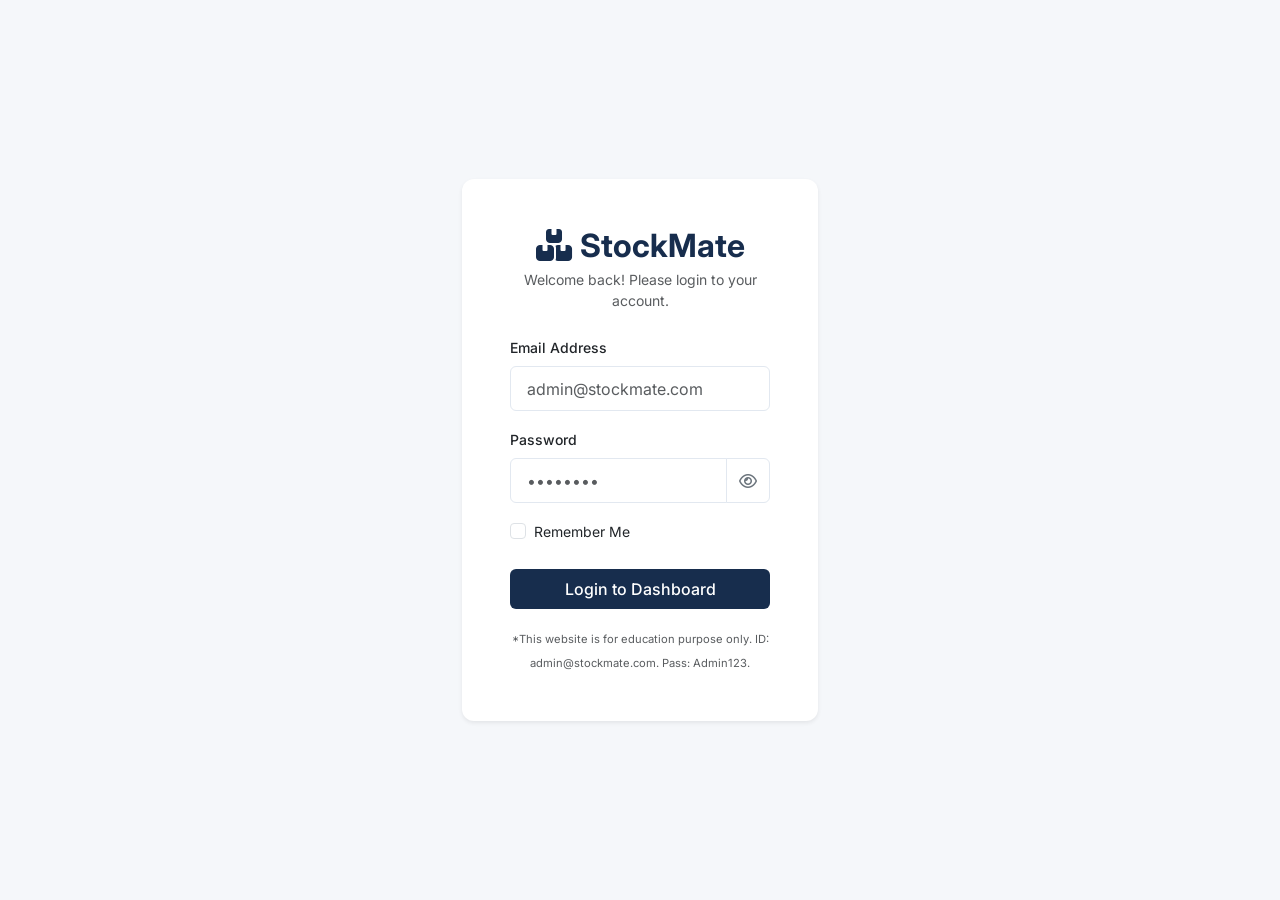
<file: index.html>
<!DOCTYPE html>
<html lang="en">
<head>
    <meta charset="UTF-8">
    <meta name="viewport" content="width=device-width, initial-scale=1.0">
    <title>StockMate - Login</title>
    
    <!-- Bootstrap 5 CSS -->
    <link href="https://cdn.jsdelivr.net/npm/bootstrap@5.3.0/dist/css/bootstrap.min.css" rel="stylesheet">
    <!-- FontAwesome for Icons -->
    <link rel="stylesheet" href="https://cdnjs.cloudflare.com/ajax/libs/font-awesome/6.4.0/css/all.min.css">
    <!-- Google Fonts: Inter -->
    <link href="https://fonts.googleapis.com/css2?family=Inter:wght@300;400;500;600;700&display=swap" rel="stylesheet">
    
    <!-- Custom CSS -->
    <link rel="stylesheet" href="css/style.css">
</head>
<body class="bg-light-grey d-flex align-items-center min-vh-100">

    <div class="container">
        <div class="row justify-content-center">
            <div class="col-md-5 col-lg-4">
                <div class="card login-card shadow-sm border-0">
                    <div class="card-body p-4 p-md-5">
                        <!-- Logo & Welcome -->
                        <div class="text-center mb-4">
                            <h2 class="text-navy fw-bold mb-1">
                                <i class="fa-solid fa-boxes-stacked me-2"></i>StockMate
                            </h2>
                            <p class="text-muted small">Welcome back! Please login to your account.</p>
                        </div>

                        <!-- Error Message Area (Hidden by default) -->
                        <div id="loginError" class="alert alert-danger d-none small" role="alert">
                            Invalid email or password.
                        </div>

                        <!-- Login Form -->
                        <form id="loginForm">
                            <div class="mb-3">
                                <label for="email" class="form-label small fw-medium">Email Address</label>
                                <input type="email" class="form-control" id="email" placeholder="admin@stockmate.com" required>
                            </div>
                            
                            <div class="mb-3">
                                <label for="password" class="form-label small fw-medium">Password</label>
                                <div class="input-group">
                                    <input type="password" class="form-control" id="password" placeholder="••••••••" required>
                                    <button class="btn btn-outline-secondary" type="button" id="togglePassword">
                                        <i class="fa-regular fa-eye"></i>
                                    </button>
                                </div>
                            </div>

                            <div class="d-flex justify-content-between align-items-center mb-4">
                                <div class="form-check">
                                    <input type="checkbox" class="form-check-input" id="rememberMe">
                                    <label class="form-check-label small" for="rememberMe">Remember Me</label>
                                </div>
                            </div>

                            <button type="submit" class="btn btn-navy w-100 py-2 fw-medium">Login to Dashboard</button>
                        </form>
                        
                        <div class="text-center mt-3">
                            <small class="text-muted" style="font-size: 0.7rem;">
                                *This website is for education purpose only. ID: admin@stockmate.com. Pass: Admin123.
                            </small>
                        </div>
                    </div>
                </div>
            </div>
        </div>
    </div>

    <!-- Bootstrap Bundle with Popper -->
    <script src="https://cdn.jsdelivr.net/npm/bootstrap@5.3.0/dist/js/bootstrap.bundle.min.js"></script>
    
    <!-- Load Default Data & Fail-Safe -->
    <script src="js/data.js"></script>
    
    <!-- Auth Logic -->
    <script src="js/auth.js"></script>
</body>
</html>
</file>
<file: css/style.css>
/* Color Palette Variables */
:root {
    --navy-blue: #172D4D;
    --white: #FFFFFF;
    --light-grey: #F5F7FA;
    --green: #269B73;
    --red: #DC5656;
    --soft-gold: #D4AF72;
}

/* Global Typography & Layout */
body {
    font-family: 'Inter', sans-serif;
    background-color: var(--light-grey);
    color: #333;
}

.bg-light-grey {
    background-color: var(--light-grey) !important;
}

.text-navy {
    color: var(--navy-blue) !important;
}

/* Login Card Styling */
.login-card {
    border-radius: 12px;
    transition: transform 0.3s ease, box-shadow 0.3s ease;
}

.login-card:hover {
    box-shadow: 0 10px 25px rgba(0,0,0,0.05) !important;
}

/* Form Controls */
.form-control {
    padding: 0.6rem 1rem;
    border-radius: 6px;
    border: 1px solid #E2E8F0;
}

.form-control:focus {
    border-color: var(--navy-blue);
    box-shadow: 0 0 0 0.25rem rgba(23, 45, 77, 0.1);
}

.input-group .btn-outline-secondary {
    border-color: #E2E8F0;
    color: #6c757d;
}

.input-group .btn-outline-secondary:hover {
    background-color: var(--light-grey);
    color: var(--navy-blue);
}

/* Buttons */
.btn-navy {
    background-color: var(--navy-blue);
    color: var(--white);
    border: none;
    border-radius: 6px;
    transition: all 0.3s ease;
}

.btn-navy:hover {
    background-color: #11223b;
    color: var(--white);
    transform: translateY(-1px);
}
/* Layout & Sidebar */
.wrapper {
    min-height: 100vh;
    overflow-x: hidden;
}

.bg-navy {
    background-color: var(--navy-blue) !important;
}

#sidebar {
    width: 260px;
    min-width: 260px;
    transition: all 0.3s;
    display: flex;
    flex-direction: column;
    z-index: 1000;
}

.sidebar-nav .nav-link {
    color: rgba(255, 255, 255, 0.7);
    padding: 0.8rem 1.5rem;
    font-size: 0.95rem;
    transition: all 0.2s;
}

.sidebar-nav .nav-link:hover, .sidebar-nav .nav-link.active {
    color: var(--white);
    background-color: rgba(255, 255, 255, 0.1);
    border-left: 4px solid var(--green);
}

/* Dashboard Summary Cards */
.summary-card {
    border-radius: 10px;
    transition: transform 0.2s;
}
.summary-card:hover {
    transform: translateY(-3px);
}
.icon-box {
    width: 48px;
    height: 48px;
    border-radius: 10px;
    display: flex;
    align-items: center;
    justify-content: center;
    font-size: 1.2rem;
}

/* Responsive adjustments */
@media (max-width: 991px) {
    #sidebar {
        margin-left: -260px; /* Hidden on mobile by default */
        position: fixed;
        height: 100vh;
    }
    #sidebar.active {
        margin-left: 0;
    }
}
</file>
